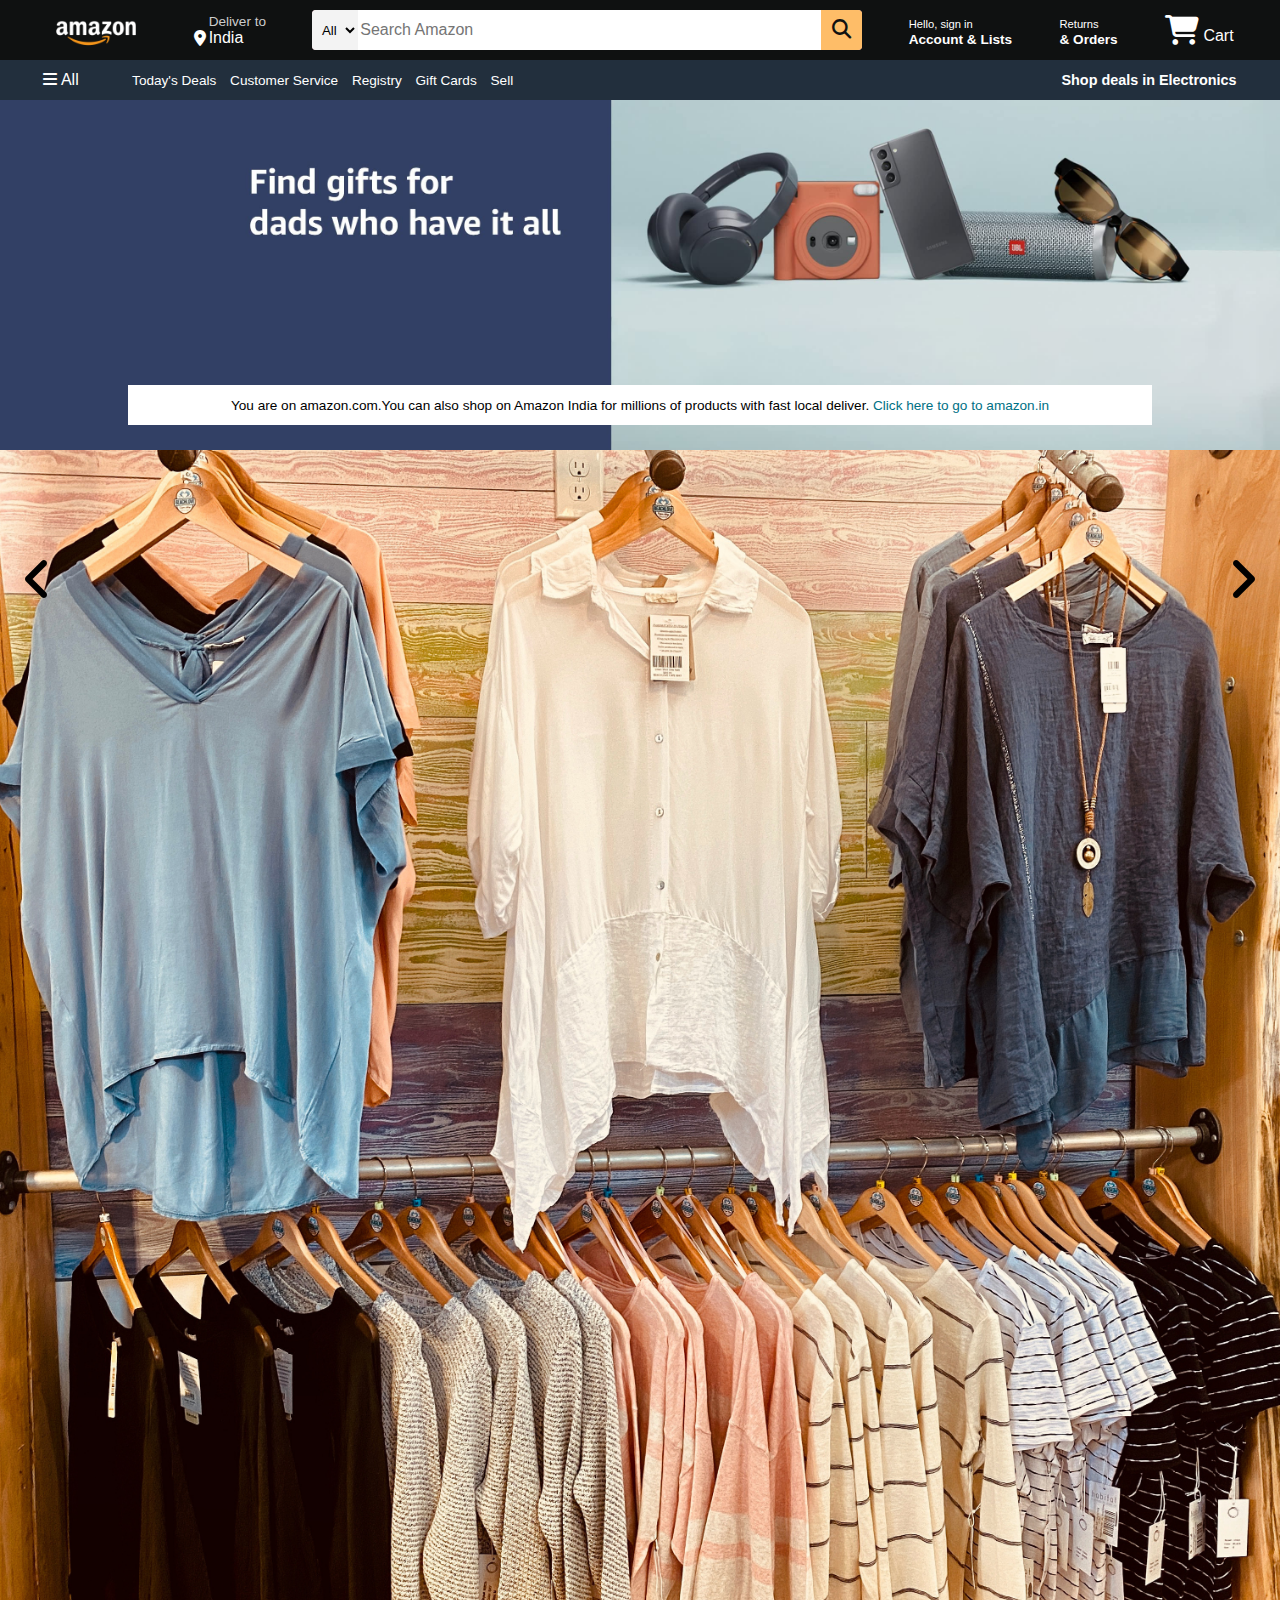
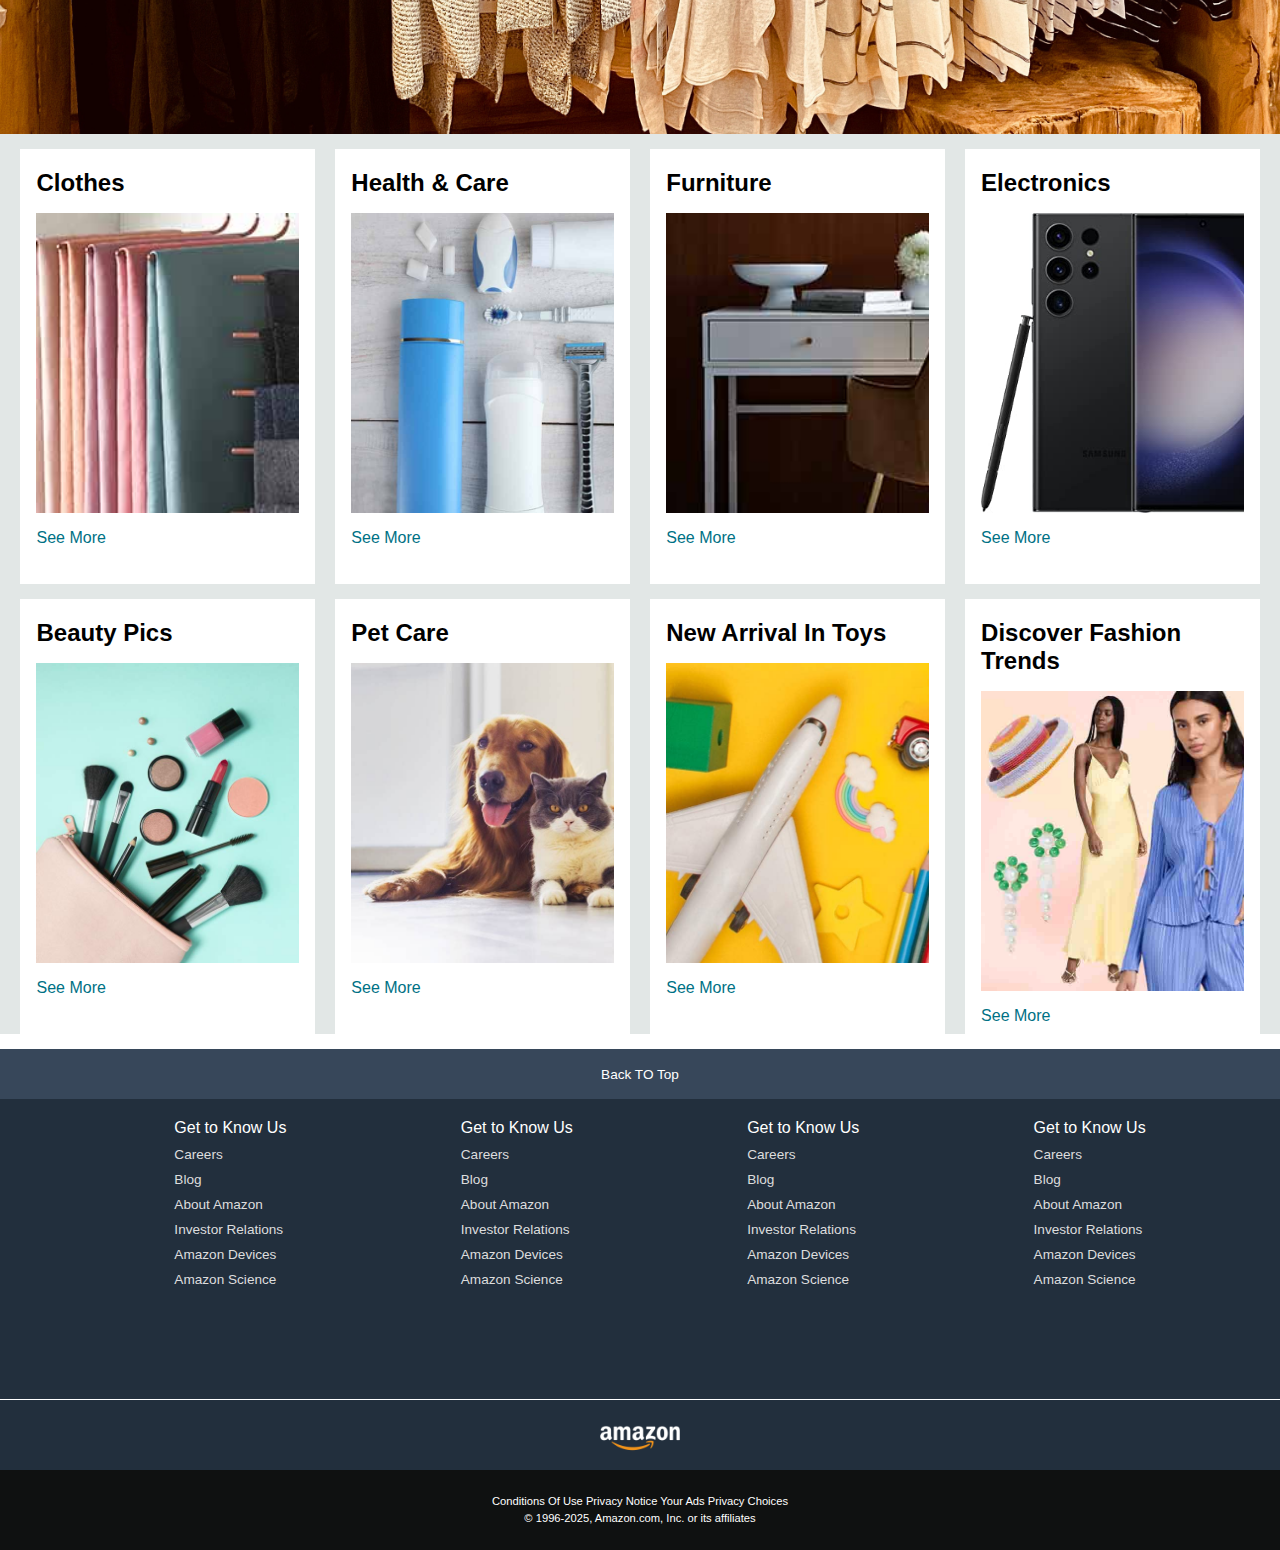
<file: index.html>
<!DOCTYPE html>
<html lang="en">
<head>
    <meta charset="UTF-8">
    <meta name="viewport" content="width=device-width, initial-scale=1.0">
    <title>Amazon</title>
    <link rel="stylesheet" href="https://cdnjs.cloudflare.com/ajax/libs/font-awesome/6.4.0/css/all.min.css">
    <link rel="stylesheet" href="style.css">
</head>
<body>
    <header>
        <div class="navbar">
            <div class="nav-logo border">
                <div class="logo"></div>
            </div>
        
            <div class="nav-address border">
                <p class="add-first">Deliver to</p>
                <div class="add-icon">
                    <i class="fa-solid fa-location-dot"></i>
                    <p class="add-second">India</p>
                </div>
            </div>
       
            <div class="nav-search">
                <select class="search-select">
                    <option>All</option>
                </select>
                <input placeholder="Search Amazon" class="search-input">
                <div class="search-icon">
                    <i class="fa-solid fa-magnifying-glass"></i>
                </div>
            </div>
            <div class="nav-signin border">
                <p><span>Hello, sign in</span></p>
                <p class="nav-second">Account & Lists</p>
            </div>
            <div class="nav-return border">
                <p><span>Returns</span></p>
                <p class="nav-second">& Orders</p>
            </div>
            <div class="nav-cart border">
                <i class="fa-solid fa-cart-shopping"></i>
                Cart
            </div>
        </div>
        <div class="panel">
            <div class="panel-all">
                <i class="fa-solid fa-bars"></i>
                All
            </div>
            <div class="panel-ops">
                <p>Today's Deals</p>
                <p>Customer Service</p>
                <p>Registry </p>
                <p>Gift Cards</p> 
                <p>Sell </p>
            </div>
       <div class="panel-deals">
        Shop deals in Electronics
       </div>
        </div>     
    </header>
    <!-- sidebar navigation -->
     <div class="sidebar-container-navigation" id="sidebar-container-navigation">
        

     </div>
    <div class="hero-section">
        <div class="hero-msg">
            <p>You are on amazon.com.You can also shop on Amazon India for millions of products with fast local deliver. <a>Click here to go to amazon.in </a></p>
        </div> 
    </div>
    <!-- IMAGE SLIDER -->
     <section>
        <div class="image-container">
            <div class="image-list">
                <div class="image-item">
                    <img src="Amazon Clone (Resources)/clothings.jpg" alt="clothings image">
                </div>
                <div class="image-item">
                    <img src="Amazon Clone (Resources)/fruits.jpeg" alt="Fruits images">
                </div>
                <div class="image-item">
                    <img src="Amazon Clone (Resources)/bills.jpeg" alt=" Pay Bills Online image ">
                </div>
                <div class="image-item">
                    <img src="Amazon Clone (Resources)/gadgets.jpg" alt="Gadjets images">
                </div>
                <div class="image-item">
                    <img src="Amazon Clone (Resources)/home essentials.jpg" alt="Home Essentials images">
                </div>
                <div class="image-item">
                    <img src="Amazon Clone (Resources)/perfumes.png" alt="Perfumes images">
                </div>
                <div class="image-item">
                    <img src="Amazon Clone (Resources)/shoes.jpeg" alt="Shoes images">
                </div>
                <div class="image-item">
                    <img src="Amazon Clone (Resources)/toys.jpg" alt="Toys images">
                </div>                
            </div>
            <div class="image-btn-container">
                <button class="slider-btn" id="slide-btn-left"><i class="fa-solid fa-angle-left"></i></button>
                <button class="slider-btn" id="slide-btn-right"><i class="fa-solid fa-angle-right"></i></button>
            </div>
        </div>
     </section>
     <script src="javascript.js"></script>
    <div class="shop-section">
        <div class="box">
            <div class="box-content">
                <h2>Clothes</h2>
                <div class="box-img" style="background-image: url('Amazon Clone (Resources)/box1_image.jpg');"></div>             
                <p>See More</p>
            </div>
        </div>       
        <div class="box">
            <div class="box-content">
                <h2>Health & Care</h2>
                <div class="box-img" style="background-image: url('Amazon Clone (Resources)/box2_image.jpg');"></div>             
                <p>See More</p>
            </div>
        </div>
        <div class="box">
            <div class="box-content">
                <h2>Furniture</h2>
                <div class="box-img" style="background-image: url('Amazon Clone (Resources)/box3_image.jpg');"></div>             
                <p>See More</p>
            </div>
        </div>
        <div class="box">
            <div class="box-content">
                <h2>Electronics</h2>
                <div class="box-img" style="background-image: url('Amazon Clone (Resources)/box4_image.jpg');"></div>             
                <p>See More</p>
            </div>
        </div>
        <div class="box">
            <div class="box-content">
                <h2>Beauty Pics</h2>
                <div class="box-img" style="background-image: url('Amazon Clone (Resources)/box5_image.jpg');"></div>             
                <p>See More</p>
            </div>
        </div>       
        <div class="box">
            <div class="box-content">
                <h2>Pet Care</h2>
                <div class="box-img" style="background-image: url('Amazon Clone (Resources)/box6_image.jpg');"></div>             
                <p>See More</p>
            </div>
        </div>
        <div class="box">
            <div class="box-content">
                <h2>New Arrival In Toys</h2>
                <div class="box-img" style="background-image: url('Amazon Clone (Resources)/box7_image.jpg');"></div>             
                <p>See More</p>
            </div>
        </div>
        <div class="box">
            <div class="box-content">
                <h2>Discover Fashion Trends</h2>
                <div class="box-img" style="background-image: url('Amazon Clone (Resources)/box8_image.jpg');"></div>             
                <p>See More</p>
            </div>
        </div>
    </div>
    <footer>
        <div class="foot-panel1">
            Back TO Top
        </div>
        <div class="foot-panel2">
            <ul>
                <p>Get to Know Us</p>
                <a>Careers</a>
                <a>Blog </a>
                <a>About Amazon</a> 
                <a>Investor Relations</a> 
                <a>Amazon Devices </a>
                <a>Amazon Science</a>
            </ul>
            <ul>
                <p>Get to Know Us</p>
                <a>Careers</a>
                <a>Blog </a>
                <a>About Amazon</a> 
                <a>Investor Relations</a> 
                <a>Amazon Devices </a>
                <a>Amazon Science</a>
            </ul>
            <ul>
                <p>Get to Know Us</p>
                <a>Careers</a>
                <a>Blog </a>
                <a>About Amazon</a> 
                <a>Investor Relations</a> 
                <a>Amazon Devices </a>
                <a>Amazon Science</a>
            </ul>
            <ul>
                <p>Get to Know Us</p>
                <a>Careers</a>
                <a>Blog </a>
                <a>About Amazon</a> 
                <a>Investor Relations</a> 
                <a>Amazon Devices </a>
                <a>Amazon Science</a>
            </ul>
        </div>
        <div class="foot-panel3">
            <div class="logo"></div>
        </div>
        <div class="foot-panel4">
            <div class="pages">
                <a>Conditions Of Use</a>
                <a>Privacy Notice</a>
                <a>Your Ads Privacy Choices</a>
            </div>
            <div class="copyright">
                © 1996-2025, Amazon.com, Inc. or its affiliates
            </div>
        </div>

    </footer>    
</body>
</html>
</file>
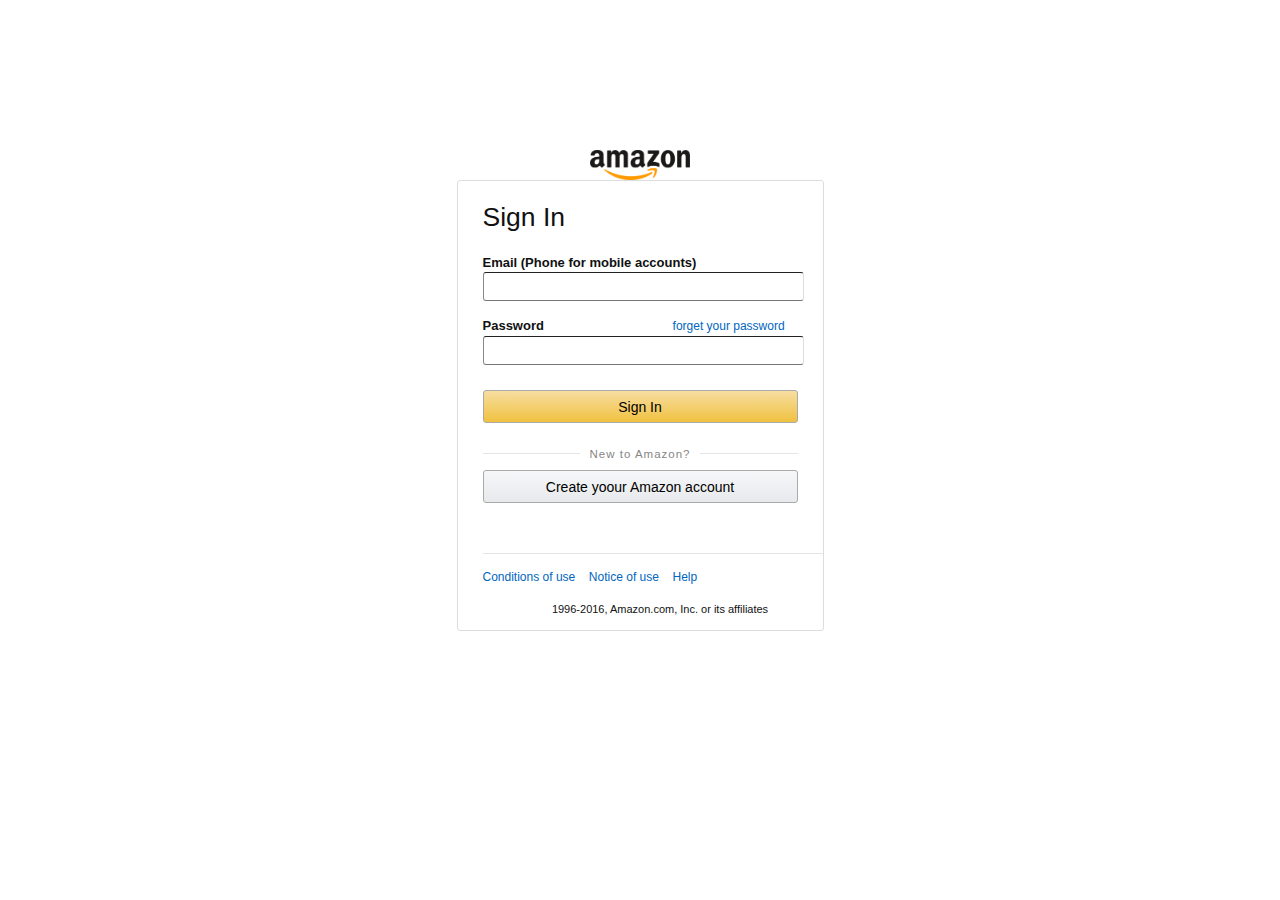
<file: Amazon Clone (Resources)/login.html>
<!DOCTYPE html>
<html lang="en">
<head>
    <meta charset="UTF-8">
    <meta name="viewport" content="width=device-width, initial-scale=1.0">
    <title>Amazon Login Clone - CodeSavvy</title>
     <link rel="stylesheet" href="login.css">

</head>
<body>
    <div class="main">
        <img src="amazon.jpeg" alt="amazon logo">
        <div id="signInBorder">
            <p id="SignInText">Sign In</p>
        
        <label for="">
            <strong>Email (Phone for mobile accounts)</strong>
            <br>
            <input type="email" name="email" id="">
        </label>
        <br>
        <label for="">
            <strong>Password</strong>
            <span><a href="#" id="password">forget your password</a></span>
            <br><input type="password" name="password" id="">
        </label>
        <div>
            <button id="amazon">Sign In</button>
            <div id="createAccount">
                <h2><span>New to Amazon?</span></h2>
                <button id="newAccount" name="newAccountt">Create yoour Amazon account</button>
            </div>
        </div>
        <hr id="footer">
        <div id="extra">
            <p id="links"><a href="#" id="first">Conditions of use</a>
            <a href="#">Notice of use</a>
            <a href="#">Help</a></p>
            <p class="links" id="special">1996-2016, Amazon.com,
                Inc. or its affiliates
            </p>
        </div>
    </div>
</body>
</html>
</file>
<file: style.css>
*{
    margin:0;
    font-family: Arial;
    border:border-box;
}
.navbar{
    height:60px;
    background-color: #0f1111;
    color:white;
    display: flex;
    align-items: center;
    justify-content:space-evenly ;
}
.nav-logo{
    height:50px;
    width:100px;
}
.logo{
    background-image:url("Amazon Clone (Resources)/amazon_logo.png") ;
    background-size: cover;
    height:50px;
    width:100px;
}

.border{
    border:1.5px solid transparent;
}
.border:hover{
    border:1.5px solid white;
}
/* box-2 */
.add-first{
    color:#cccccc;
    font-size: 0.85rem;
    margin-left:15px  ;
}
.add-second{
    font-size: 1rem;
    margin-left: 3px;;
}

.add-icon{
    display:flex;
    align-items: center;
}

/* 3rd box */
.nav-search{
    display: flex;
    justify-content: space-evenly;
    background-color: pink;
    width:550px;
    height: 40px;
    border-radius: 4px;
}

.search-select{
    background-color: #f3f3f3;
    width:50px;
    text-align: center;
    border-top-left-radius: 4px;
    border-bottom-left-radius: 4px;
    border:none;
}
.search-input{
    width:500px;
    font-size: 1rem;
    border:none;
}
.search-icon{
    width:45px;
    display: flex;
    justify-content: center;
    align-items: center;
    font-size: 1.2rem;
    background-color:#febd68;
    border-top-right-radius: 4px;
    border-bottom-right-radius: 4px;
    color:#0f1111;
}
.nav-search:hover{
    border:2px solid orange;
}

/* box 4 */
span{
    font-size:0.7rem;
}

.nav-second{
    font-size: 0.85rem;
    font-weight: 700;
}

/* box 6 */

.nav-cart i{
    font-size: 30px;
}
.nac-cart{
    font-size: 0.85rem;
    font-weight: 700;
}
/* panel */
.panel{
    height:40px;
    background-color: #222f3d;
    display: flex;
    color: white;
    align-items:center ;
    justify-content: space-evenly;
}

.panel-ops p{
    display: inline;
    margin-left: 10px;
}

.panel-ops{
    width:70%;
    font-size: 0.85rem;;
}

.panel-deals{
    font-size: 0.9rem;;
    font-weight: 700;
}
/* sidebar navigation */
.sidebar-container-navigation{
    position:fixed;
    top:0;
    bottom:0;
    right:0;
    left:0;
    z-index:10;
    background:rgba(0,0,0,0.7);
    transform:translateX(-100%);
}
.slidebar-show{
    transform:translateX(0%);
}

/* hero section */
.hero-section{
    background-image:url("Amazon Clone (Resources)/hero_image.jpg");
    height: 350px;
    background-size:cover ;
    display:flex;
    justify-content: center;
    align-items: flex-end;

}

.hero-msg{
    background-color: white;
    color:black;
    height: 40px;
    display:flex;
    align-items: center;
    justify-content: center;
    font-size:0.85rem;
    width:80%;
    margin-bottom: 25px;
    
}


.hero-msg a{
    color: #007185;
}
/* IMAGE SLIDER */
.image-container{
    position: relative;
}

.image-list{
    display:flex;
    /* overflow: hidden; */
}

.image-item{
    min-width:100%;
    /* transform:translateX(-300%); */
    transition:transform 0.3s;

}

.image-item img{
    width: 100%;
    height:100%;
    /* justify-content: space-evenly; */
    /* transform:scale(0.5); */
    
}

.image-btn-container{
    position:absolute;
    top:0;
    display: flex;
    justify-content: space-between;
    width:100%;
}

.slider-btn{
    border:2px solid transparent;
    padding: 100px 20px;
    font-size: 50px;
    font-weight: 300;
    background-color: transparent;
    color:black;
}

.slider-btn i{
    font-weight:900;
}

.slider-btn:focus{
    border-color:seagreen;
    box-shadow:-2px -2px 2px rgb(230,227,227),
    2px 2px 2px white;
    margin:2px;

}
/* shop section */
.shop-section{
    display:flex;
    flex-wrap: wrap;
    justify-content: space-evenly;
    background-color: #e2e7e6;
}
.box{
    /* border:2px solid black; */
    height: 400px;
    width:23%;
    background-color: white;
    padding:20px 0px 15px;
    margin-top: 15px;
}

.box-img{
    height: 300px;
    background-size: cover;
    margin-top: 1rem;
    margin-bottom: 1rem;
}

.box-content{
    margin-left: 1rem;
    margin-right: 1rem;
}

.box-content p{
    color:#007185;
}

/* footer  */
footer{
    margin-top: 15px;
}
.foot-panel1{
    background-color: #37475a;
    color:white;
    height:50px;
    display:flex;
    justify-content: center;
    align-items: center;
    font-size: 0.85rem;
}

.foot-panel2{
    background-color: #222f3d;
    color:white;
    height:300px;
    display: flex;
    justify-content: space-evenly;
}

ul{
    margin-top: 20px;
}
ul a{
    display: block;
    font-size: 0.85rem;
    margin-top:10px;
    color: #dddddd;
}

.foot-panel3{
    background-color: #222f3d;
    color:white;
    border-top: 0.5px solid white;
    height:70px;
    display:flex;
    justify-content:center ;
    align-items: center;
}

.logo{
    background-image: url('Amazon Clone (Resources)/amazon_logo.png');
    background-size: cover;
    height:50px;
    width:100px;
}
.foot-panel4{
    background-color: #0f1111;
    color:white;
    height: 80px;
    font-size: 0.7rem;
    text-align: center;
    
}
.pages{
    
    padding-top: 25px;
}
.copyright{
    padding-top: 5px;
    
}
</file>
<file: Amazon Clone (Resources)/login.css>
.main{
    justify-content: center;
    align-items:center;
    margin-top:150px;
}
#amazon{
    width:315px;
    height:33px;
    font-size:14px;
    background:linear-gradient(#f7dea1,#f0c140);
    border:0.5px solid #aaaaaa;
    border-radius:3px;
    margin-top:10px;
}
#amazon:hover{
    background: linear-gradient(#F5D68A,#EEBA36);

}
body{
    font-size: 13px;
    line-height:19px;
    color:#111;
    font-family:Arial,sans-serif;
}
img{
    margin:auto;
    display:block;
    width:100px;
}
#signInBorder{
    position: static;
    margin:0 auto;
    border-color: #DDDDDD;
    border:0.5px solid  #DDDDDD;
    border-radius: 3px;
    width:340px;
    padding-left:25px;

}
input{
    border-left-color: #DDDDDD;
    border-right-color:#DDDDDD ;
    border-radius:3px;
    border-width:0.2px;
    height:25px;
    width:315px;
    margin-bottom:15px;
}
input:focus{
    -webkit-box-shadow:0px 0px 1.5px 1.5px rgba(231,118,0,0.9);
    -moz-box-shadow:0 0 1,5px 1.5px rgba(231,118,0,0.9);
    box-shadow:0 0 1.5px 1.5px rgba(231,118,0,0.9);
    outline:0;
}
#SignInText{
    font-family:Arial, sans-serif;
    font-size: 26.5px;
}
h2{
    color:rgb(134,134,134);
    font-weight:normal;
    letter-spacing:1px;
    font-size:11.5px;
    width:315px;
    text-align: center;
    border-top:1px solid rgba(0,0,0,0.1);
    border-bottom:1px solid rgbs(255,255,255,0.3);
    line-height: 0.1em;
    margin:10px 0 20px;
    margin-bottom:5px;
}
h2 span{
    background:#fff;
    padding:0 10px;
}
#createAccount{
    margin-top: 30px;
}
#newAccount{
    background:linear-gradient(#f6f7f9,#e7e9ec) ;
    margin-top: 10px;
    margin-bottom: 20px;
    width:315px;
    height:33px;
    font-size:14px;
    border:0.5px solid #aaaaaa;
    border-radius:3px;

}
#newAccount:hover{
    background: linear-gradient(#f5f6f8,#d9dce1);
}
#footer{
    border:0;
    height:0;
    border-top: 1px solid rgba(0,0,0,0.1);
    border-bottom: 1px xolid rgba(255,255,255,0.3);
    margin-top:30px;
}
a:link{
    font-size: 12px;
    margin-right:10px;
    text-decoration:none;
    color:#0066c0;
}
a:hover{
    text-decoration: underline;
    color:orange rgb(230,161,28);
}
a:visited{
    color:#0066c0;
}
.links{
    font-size: 10px;
    text-align: center;
    padding-left:15px;
}
#password{
    margin-left:125px;
}
#special{
    font-size: 11px;
}
</file>
